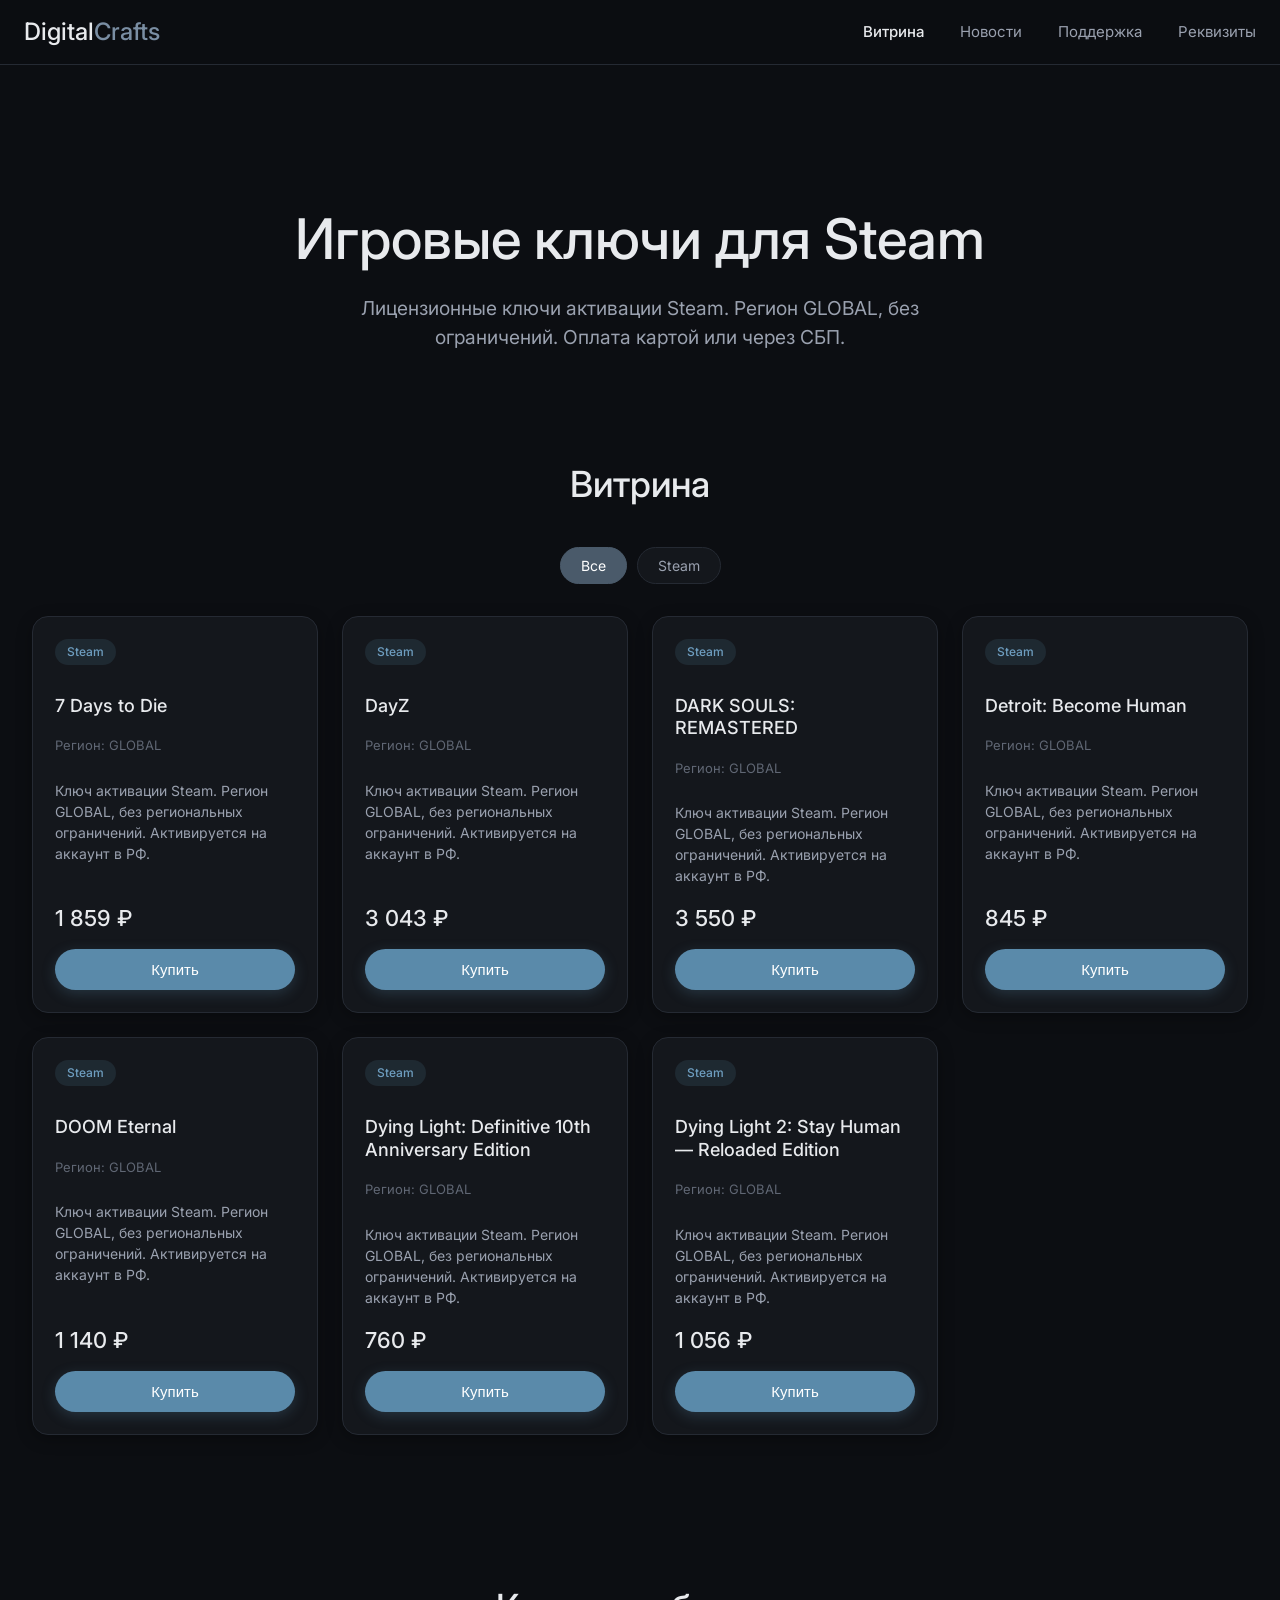
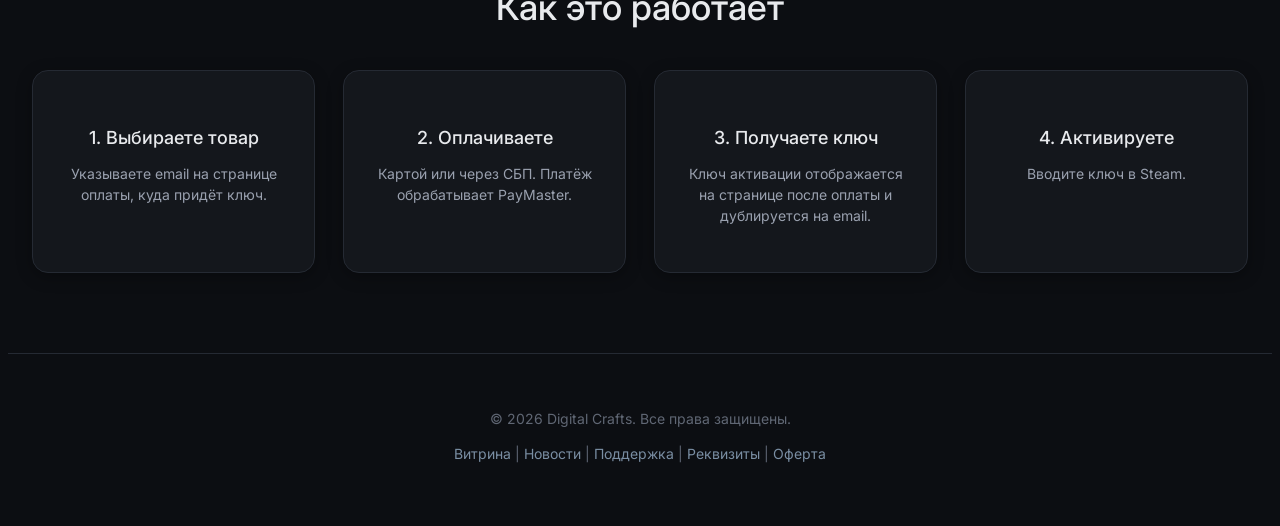
<file: index.html>
<!DOCTYPE html>
<html lang="ru">
<head>
    <meta charset="UTF-8">
    <meta name="viewport" content="width=device-width, initial-scale=1.0">
    <title>Digital Crafts — игровые ключи</title>
    <meta name="description" content="Digital Crafts — цифровые товары: ключи активации для Steam. Быстрая выдача на email.">
    <meta name="keywords" content="игровые ключи, steam, digital crafts">
    <meta name="author" content="Digital Crafts">
    <meta name="robots" content="index, follow">
    <link rel="canonical" href="https://www.dsbot.su/">

    <link rel="icon" type="image/png" sizes="96x96" href="/favicon-96x96.png">
    <link rel="icon" type="image/svg+xml" href="/favicon.svg">
    <link rel="shortcut icon" href="/favicon.ico">

    <link rel="preconnect" href="https://fonts.googleapis.com">
    <link rel="preconnect" href="https://fonts.gstatic.com" crossorigin>
    <link href="https://fonts.googleapis.com/css2?family=Inter:ital,opsz,wght@0,14..32,100..900;1,14..32,100..900&display=swap" rel="stylesheet">

    <link rel="stylesheet" href="css/style.css">
</head>
<body>
    <header class="header">
        <div class="container header-inner">
            <a href="index.html" class="logo">Digital<span>Crafts</span></a>
            <div class="nav">
                <a href="index.html" class="active">Витрина</a>
                <a href="news.html">Новости</a>
                <a href="support.html">Поддержка</a>
                <a href="contacts.html">Реквизиты</a>
            </div>
        </div>
    </header>

    <section class="hero">
        <div class="container">
            <h1>Игровые ключи для Steam</h1>
            <p>Лицензионные ключи активации Steam. Регион GLOBAL, без ограничений. Оплата картой или через СБП.</p>
        </div>
    </section>

    <section class="catalog">
        <div class="container">
            <h2 class="section-title">Витрина</h2>
            <div class="filters" id="platformFilters">
                <button class="filter-btn active" data-platform="all">Все</button>
                <button class="filter-btn" data-platform="Steam">Steam</button>
            </div>
            <div class="product-grid" id="productGrid"></div>
        </div>
    </section>

    <section class="info-section">
        <div class="container">
            <h2 class="section-title">Как это работает</h2>
            <div class="features-grid">
                <div class="feature-item">
                    <h4>1. Выбираете товар</h4>
                    <p>Указываете email на странице оплаты, куда придёт ключ.</p>
                </div>
                <div class="feature-item">
                    <h4>2. Оплачиваете</h4>
                    <p>Картой или через СБП. Платёж обрабатывает PayMaster.</p>
                </div>
                <div class="feature-item">
                    <h4>3. Получаете ключ</h4>
                    <p>Ключ активации отображается на странице после оплаты и дублируется на email.</p>
                </div>
                <div class="feature-item">
                    <h4>4. Активируете</h4>
                    <p>Вводите ключ в Steam.</p>
                </div>
            </div>
        </div>
    </section>

    <footer class="footer">
        <div class="container">
            <p>© 2026 Digital Crafts. Все права защищены.</p>
            <p style="margin-top: 10px;">
                <a href="index.html">Витрина</a> |
                <a href="news.html">Новости</a> |
                <a href="support.html">Поддержка</a> |
                <a href="contacts.html">Реквизиты</a> |
                <a href="offer.html">Оферта</a>
            </p>
        </div>
    </footer>

    <script src="js/cart.js"></script>
</body>
</html>
</file>
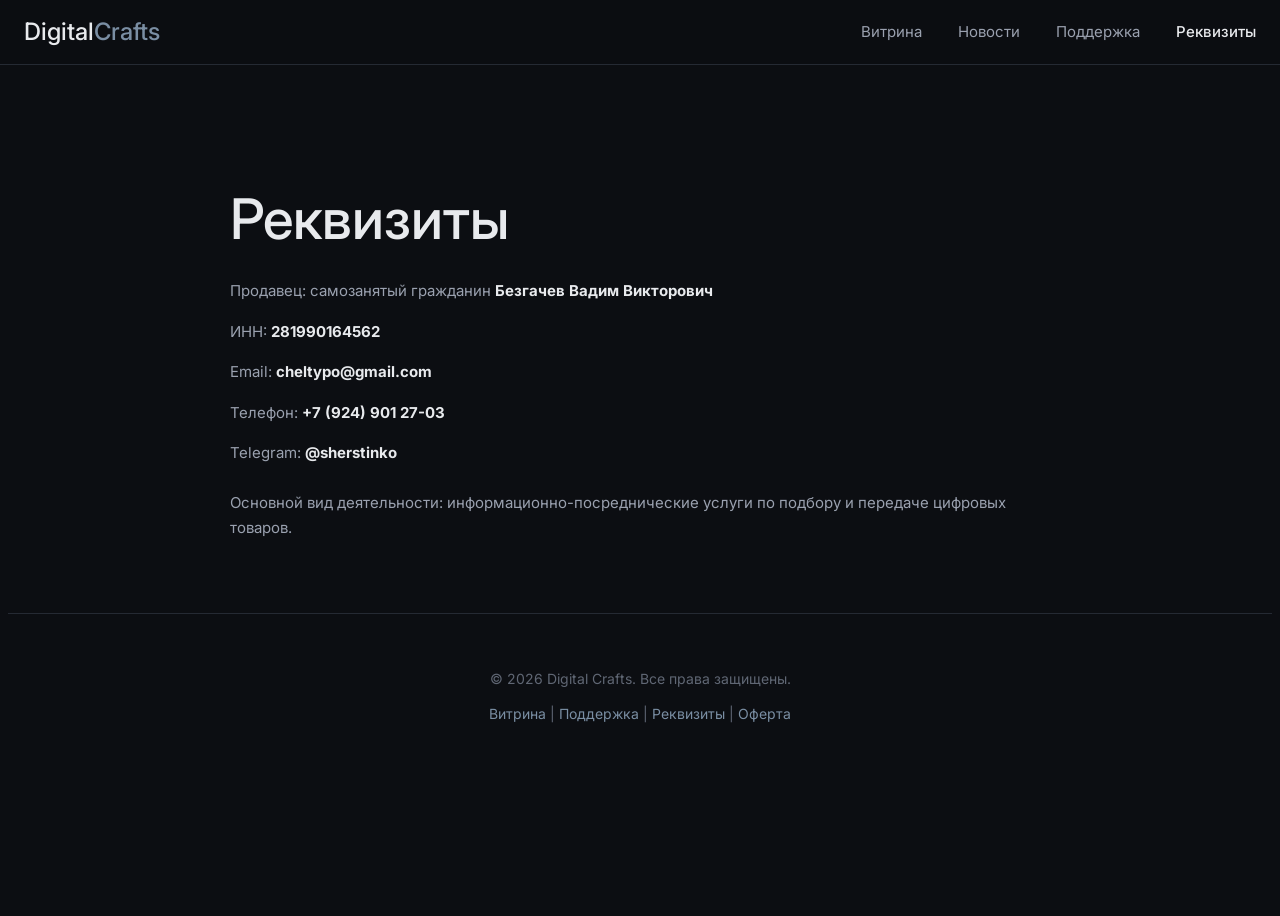
<file: contacts.html>
<!DOCTYPE html>
<html lang="ru">
<head>
    <meta charset="UTF-8">
    <meta name="viewport" content="width=device-width, initial-scale=1.0">
    <title>Реквизиты — Digital Crafts</title>
    <meta name="robots" content="index, follow">
    <link rel="icon" type="image/png" sizes="96x96" href="/favicon-96x96.png">
    <link rel="preconnect" href="https://fonts.googleapis.com">
    <link rel="preconnect" href="https://fonts.gstatic.com" crossorigin>
    <link href="https://fonts.googleapis.com/css2?family=Inter:ital,opsz,wght@0,14..32,100..900;1,14..32,100..900&display=swap" rel="stylesheet">
    <link rel="stylesheet" href="css/style.css">
</head>
<body>
    <header class="header">
        <div class="container header-inner">
            <a href="index.html" class="logo">Digital<span>Crafts</span></a>
            <div class="nav">
                <a href="index.html">Витрина</a>
                <a href="news.html">Новости</a>
                <a href="support.html">Поддержка</a>
                <a href="contacts.html" class="active">Реквизиты</a>
            </div>
        </div>
    </header>

    <section class="page">
        <div class="container legal">
            <h1>Реквизиты</h1>
            <p>Продавец: самозанятый гражданин <strong>Безгачев Вадим Викторович</strong></p>
            <p>ИНН: <strong>281990164562</strong></p>
            <p>Email: <strong>cheltypo@gmail.com</strong></p>
            <p>Телефон: <strong>+7 (924) 901 27-03</strong></p>
            <p>Telegram: <strong>@sherstinko</strong></p>
            <p style="margin-top: 24px;">Основной вид деятельности: информационно-посреднические услуги по подбору и передаче цифровых товаров.</p>
        </div>
    </section>

    <footer class="footer">
        <div class="container">
            <p>© 2026 Digital Crafts. Все права защищены.</p>
            <p style="margin-top: 10px;">
                <a href="index.html">Витрина</a> |
                <a href="support.html">Поддержка</a> |
                <a href="contacts.html">Реквизиты</a> |
                <a href="offer.html">Оферта</a>
            </p>
        </div>
    </footer>
</body>
</html>
</file>
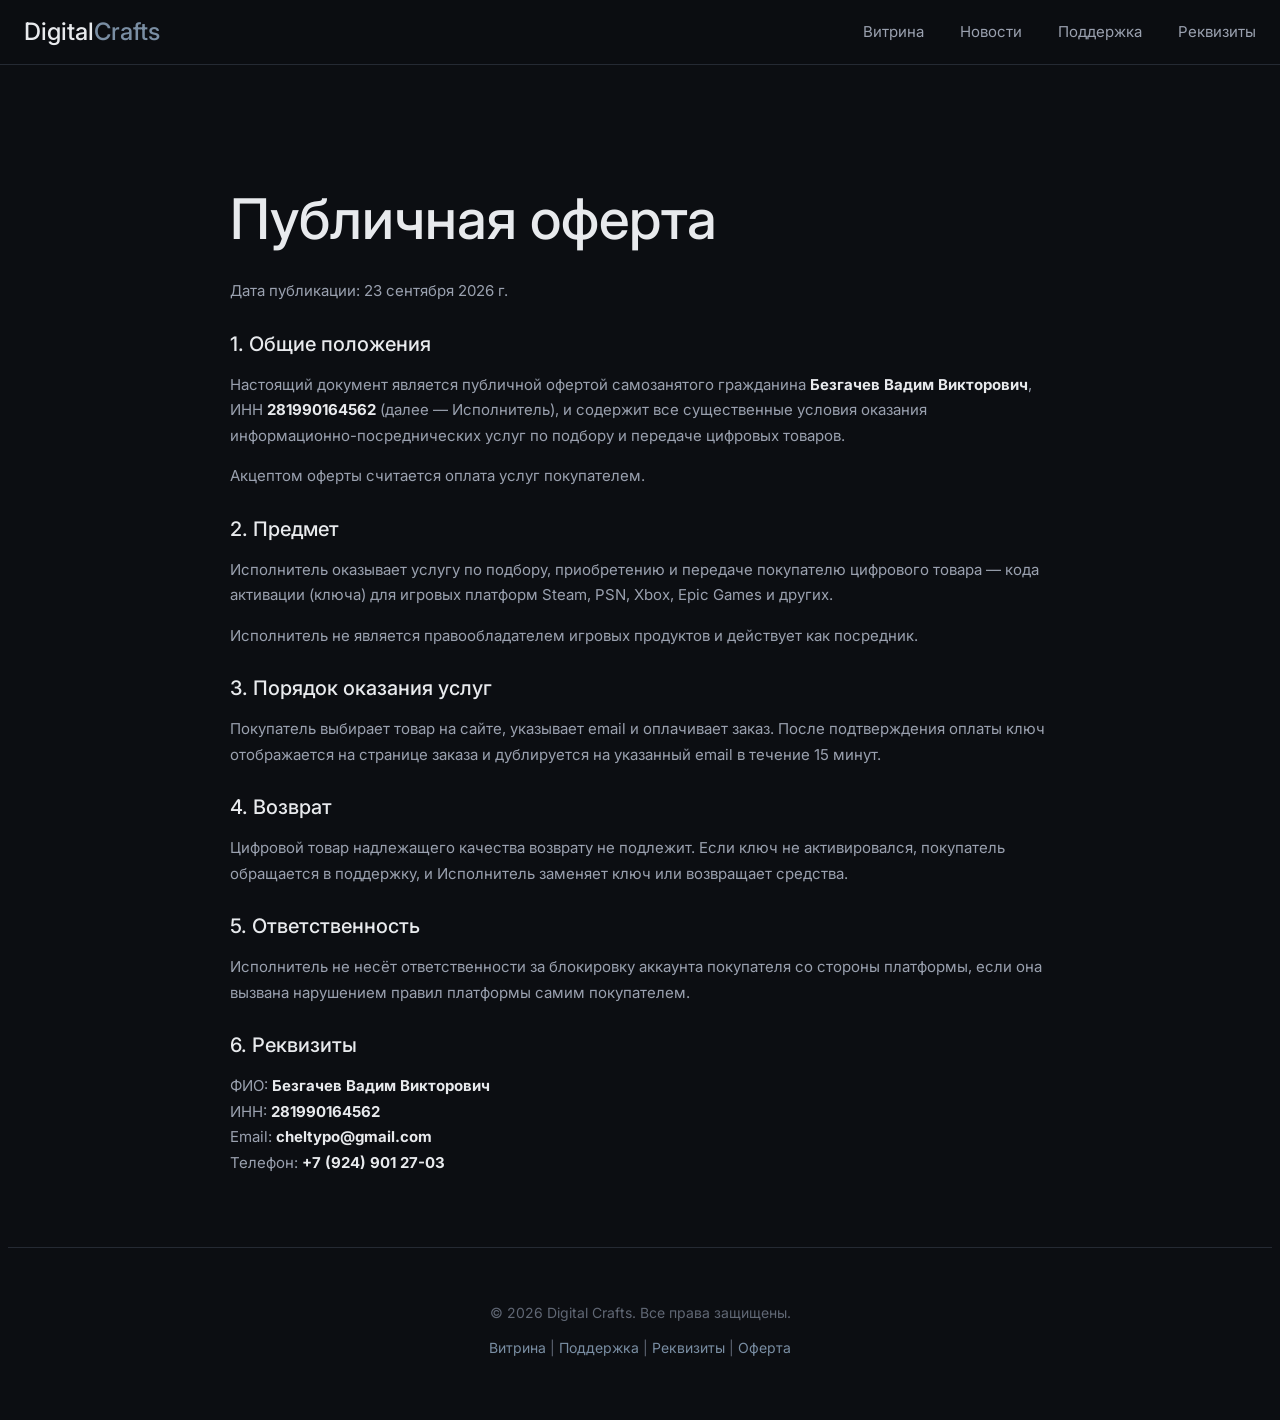
<file: offer.html>
<!DOCTYPE html>
<html lang="ru">
<head>
    <meta charset="UTF-8">
    <meta name="viewport" content="width=device-width, initial-scale=1.0">
    <title>Публичная оферта — Digital Crafts</title>
    <meta name="robots" content="index, follow">
    <link rel="icon" type="image/png" sizes="96x96" href="/favicon-96x96.png">
    <link rel="preconnect" href="https://fonts.googleapis.com">
    <link rel="preconnect" href="https://fonts.gstatic.com" crossorigin>
    <link href="https://fonts.googleapis.com/css2?family=Inter:ital,opsz,wght@0,14..32,100..900;1,14..32,100..900&display=swap" rel="stylesheet">
    <link rel="stylesheet" href="css/style.css">
</head>
<body>
    <header class="header">
        <div class="container header-inner">
            <a href="index.html" class="logo">Digital<span>Crafts</span></a>
            <div class="nav">
                <a href="index.html">Витрина</a>
                <a href="news.html">Новости</a>
                <a href="support.html">Поддержка</a>
                <a href="contacts.html">Реквизиты</a>
            </div>
        </div>
    </header>

    <section class="page">
        <div class="container legal">
            <h1>Публичная оферта</h1>
            <p>Дата публикации: 23 сентября 2026 г.</p>

            <h2>1. Общие положения</h2>
            <p>Настоящий документ является публичной офертой самозанятого гражданина <strong>Безгачев Вадим Викторович</strong>, ИНН <strong>281990164562</strong> (далее — Исполнитель), и содержит все существенные условия оказания информационно-посреднических услуг по подбору и передаче цифровых товаров.</p>
            <p>Акцептом оферты считается оплата услуг покупателем.</p>

            <h2>2. Предмет</h2>
            <p>Исполнитель оказывает услугу по подбору, приобретению и передаче покупателю цифрового товара — кода активации (ключа) для игровых платформ Steam, PSN, Xbox, Epic Games и других.</p>
            <p>Исполнитель не является правообладателем игровых продуктов и действует как посредник.</p>

            <h2>3. Порядок оказания услуг</h2>
            <p>Покупатель выбирает товар на сайте, указывает email и оплачивает заказ. После подтверждения оплаты ключ отображается на странице заказа и дублируется на указанный email в течение 15 минут.</p>

            <h2>4. Возврат</h2>
            <p>Цифровой товар надлежащего качества возврату не подлежит. Если ключ не активировался, покупатель обращается в поддержку, и Исполнитель заменяет ключ или возвращает средства.</p>

            <h2>5. Ответственность</h2>
            <p>Исполнитель не несёт ответственности за блокировку аккаунта покупателя со стороны платформы, если она вызвана нарушением правил платформы самим покупателем.</p>

            <h2>6. Реквизиты</h2>
            <p>ФИО: <strong>Безгачев Вадим Викторович</strong><br>
            ИНН: <strong>281990164562</strong><br>
            Email: <strong>cheltypo@gmail.com</strong><br>
            Телефон: <strong>+7 (924) 901 27-03</strong></p>
        </div>
    </section>

    <footer class="footer">
        <div class="container">
            <p>© 2026 Digital Crafts. Все права защищены.</p>
            <p style="margin-top: 10px;">
                <a href="index.html">Витрина</a> |
                <a href="support.html">Поддержка</a> |
                <a href="contacts.html">Реквизиты</a> |
                <a href="offer.html">Оферта</a>
            </p>
        </div>
    </footer>
</body>
</html>
</file>
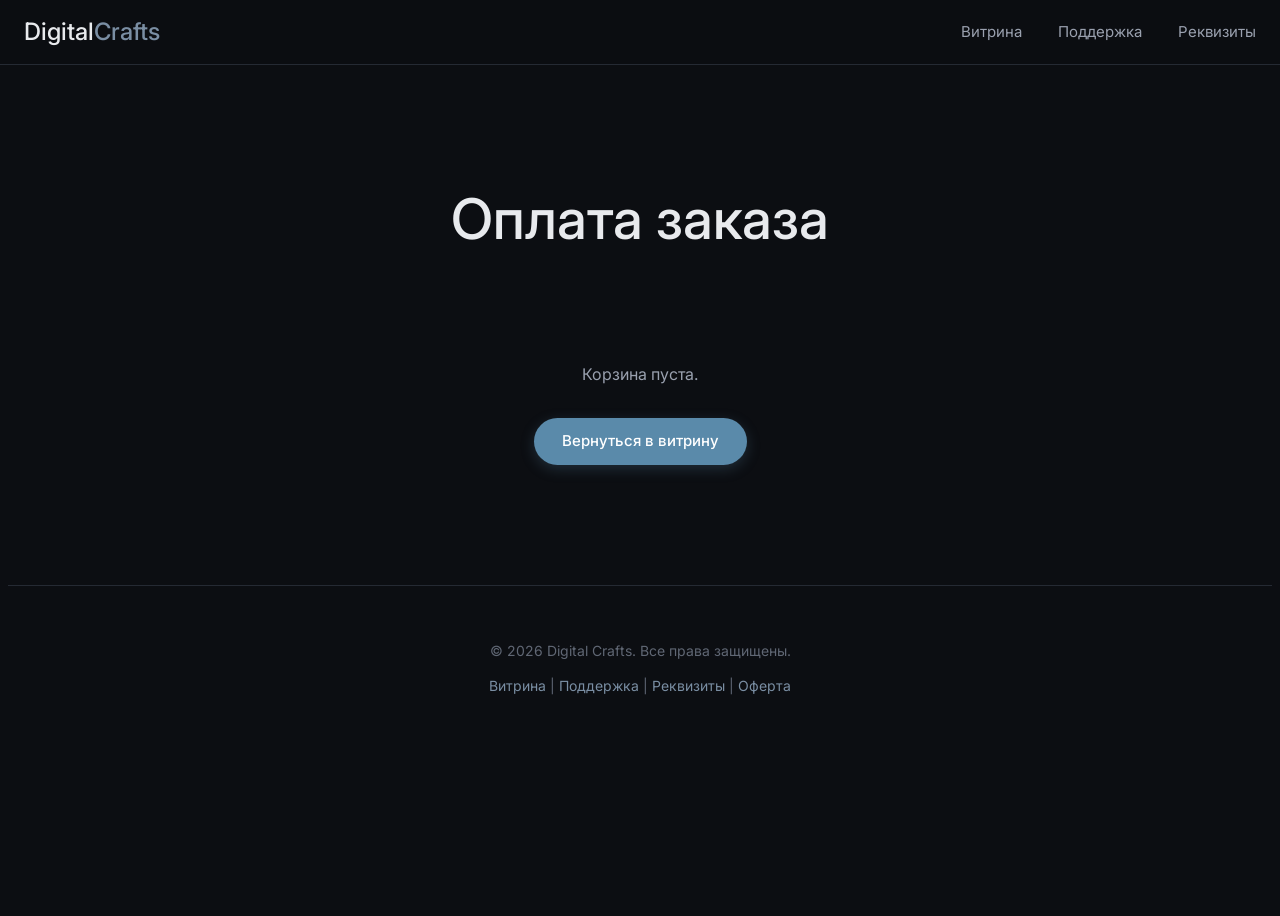
<file: payment.html>
<!DOCTYPE html>
<html lang="ru">
<head>
    <meta charset="UTF-8">
    <meta name="viewport" content="width=device-width, initial-scale=1.0">
    <title>Оплата — Digital Crafts</title>
    <meta name="robots" content="noindex, follow">
    <link rel="icon" type="image/png" sizes="96x96" href="/favicon-96x96.png">
    <link rel="preconnect" href="https://fonts.googleapis.com">
    <link rel="preconnect" href="https://fonts.gstatic.com" crossorigin>
    <link href="https://fonts.googleapis.com/css2?family=Inter:ital,opsz,wght@0,14..32,100..900;1,14..32,100..900&display=swap" rel="stylesheet">
    <link rel="stylesheet" href="css/style.css">
</head>
<body>
    <header class="header">
        <div class="container header-inner">
            <a href="index.html" class="logo">Digital<span>Crafts</span></a>
            <div class="nav">
                <a href="index.html">Витрина</a>
                <a href="support.html">Поддержка</a>
                <a href="contacts.html">Реквизиты</a>
            </div>
        </div>
    </header>

    <section class="page">
        <div class="container">
            <h1>Оплата заказа</h1>
            <div id="paymentContent"></div>
        </div>
    </section>

    <footer class="footer">
        <div class="container">
            <p>© 2026 Digital Crafts. Все права защищены.</p>
            <p style="margin-top: 10px;">
                <a href="index.html">Витрина</a> |
                <a href="support.html">Поддержка</a> |
                <a href="contacts.html">Реквизиты</a> |
                <a href="offer.html">Оферта</a>
            </p>
        </div>
    </footer>

    <script src="js/cart.js"></script>
    <script>renderPaymentPage();</script>
</body>
</html>
</file>
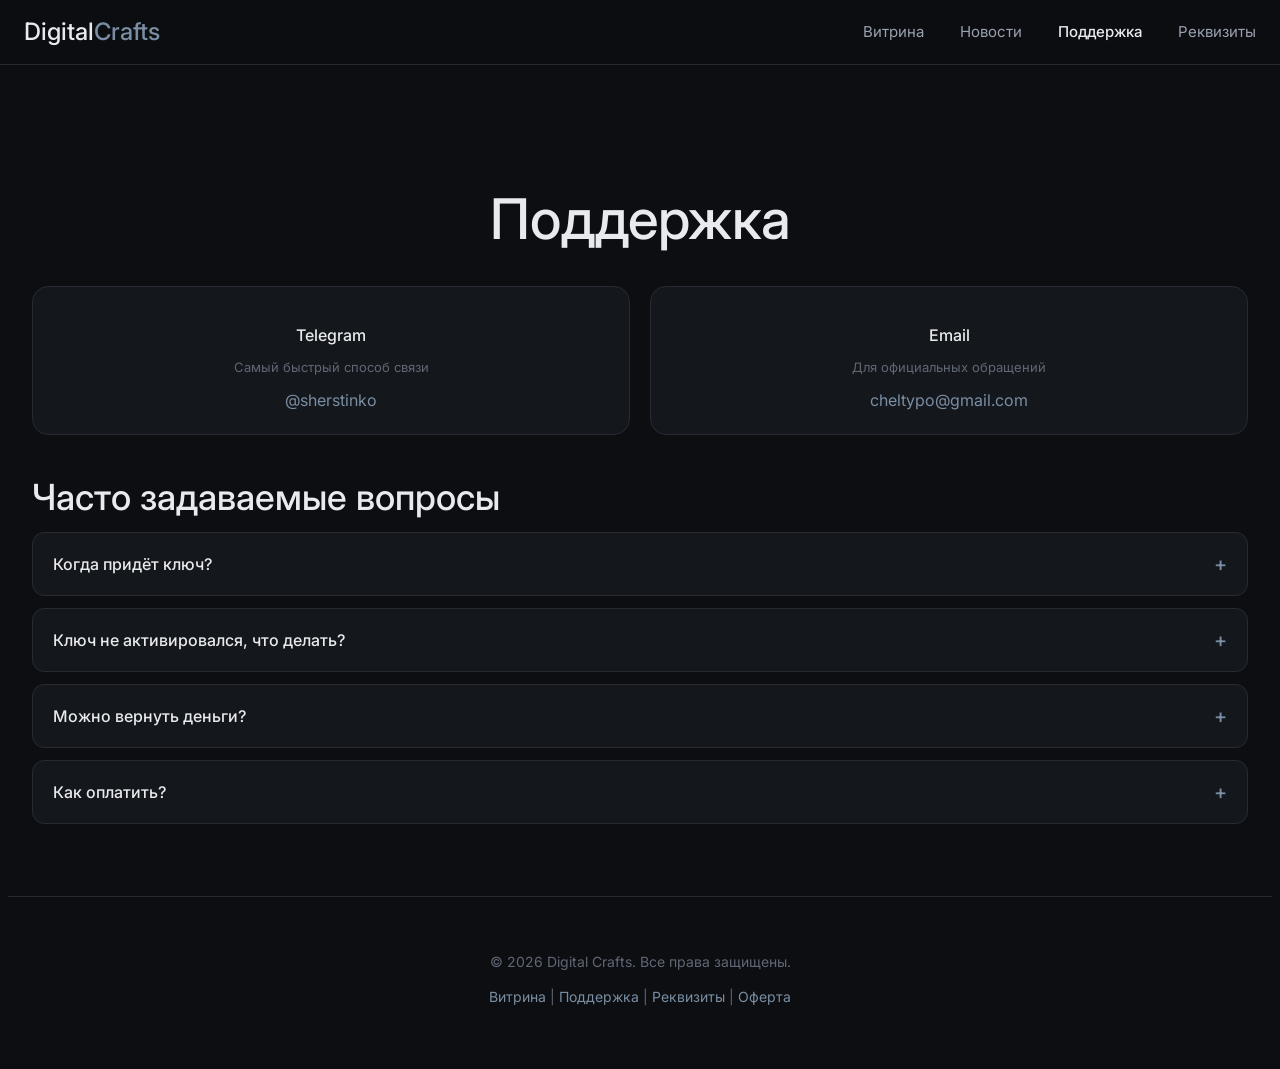
<file: support.html>
<!DOCTYPE html>
<html lang="ru">
<head>
    <meta charset="UTF-8">
    <meta name="viewport" content="width=device-width, initial-scale=1.0">
    <title>Поддержка — Digital Crafts</title>
    <meta name="description" content="Поддержка Digital Crafts. Помощь с активацией ключей, возвраты.">
    <meta name="robots" content="index, follow">
    <link rel="icon" type="image/png" sizes="96x96" href="/favicon-96x96.png">
    <link rel="preconnect" href="https://fonts.googleapis.com">
    <link rel="preconnect" href="https://fonts.gstatic.com" crossorigin>
    <link href="https://fonts.googleapis.com/css2?family=Inter:ital,opsz,wght@0,14..32,100..900;1,14..32,100..900&display=swap" rel="stylesheet">
    <link rel="stylesheet" href="css/style.css">
</head>
<body>
    <header class="header">
        <div class="container header-inner">
            <a href="index.html" class="logo">Digital<span>Crafts</span></a>
            <div class="nav">
                <a href="index.html">Витрина</a>
                <a href="news.html">Новости</a>
                <a href="support.html" class="active">Поддержка</a>
                <a href="contacts.html">Реквизиты</a>
            </div>
        </div>
    </header>

    <section class="page">
        <div class="container">
            <h1>Поддержка</h1>
            <div class="contact-grid">
                <div class="contact-card"><h3>Telegram</h3><p>Самый быстрый способ связи</p><a href="https://t.me/[TELEGRAM]" target="_blank">@sherstinko</a></div>
                <div class="contact-card"><h3>Email</h3><p>Для официальных обращений</p><a href="mailto:[EMAIL]">cheltypo@gmail.com</a></div>
            </div>

            <h2>Часто задаваемые вопросы</h2>
            <div class="faq-item"><div class="faq-question"><span>Когда придёт ключ?</span><span class="faq-icon">+</span></div><div class="faq-answer">Ключ отображается на странице после подтверждения оплаты и дублируется на email в течение 5–15 минут.</div></div>
            <div class="faq-item"><div class="faq-question"><span>Ключ не активировался, что делать?</span><span class="faq-icon">+</span></div><div class="faq-answer">Напишите в Telegram или на email, приложите скриншот ошибки и чек. Заменим ключ или вернём деньги.</div></div>
            <div class="faq-item"><div class="faq-question"><span>Можно вернуть деньги?</span><span class="faq-icon">+</span></div><div class="faq-answer">Если ключ не активировался по нашей вине — да. Если по вине платформы или покупателя — возврат не предусмотрен.</div></div>
            <div class="faq-item"><div class="faq-question"><span>Как оплатить?</span><span class="faq-icon">+</span></div><div class="faq-answer">Картой или через СБП. Платёж обрабатывает PayMaster.</div></div>
        </div>
    </section>

    <footer class="footer">
        <div class="container">
            <p>© 2026 Digital Crafts. Все права защищены.</p>
            <p style="margin-top: 10px;">
                <a href="index.html">Витрина</a> |
                <a href="support.html">Поддержка</a> |
                <a href="contacts.html">Реквизиты</a> |
                <a href="offer.html">Оферта</a>
            </p>
        </div>
    </footer>

    <script>
        document.querySelectorAll('.faq-question').forEach(q => q.addEventListener('click', () => q.parentElement.classList.toggle('active')));
    </script>
</body>
</html>
</file>
<file: css/style.css>
//основные стили сайта Digital Crafts
* {
    margin: 0;
    padding: 0;
    box-sizing: border-box;
}

:root {
    --bg: #0c0e12;
    --card: #14171c;
    --card-hover: #181c23;
    --border: #252a33;
    --border-hover: #3a4150;
    --text: #e8eaed;
    --text-secondary: #9aa1af;
    --text-muted: #606774;
    --accent: #7a8ea3;
    --accent-hover: #9aaec3;
    --cta: #4a5a6a;
    --shadow: 0 4px 16px rgba(0, 0, 0, 0.3);
    --shadow-hover: 0 8px 24px rgba(0, 0, 0, 0.4);
}

body {
    font-family: 'Inter', -apple-system, BlinkMacSystemFont, 'Segoe UI', Roboto, sans-serif;
    background: var(--bg);
    color: var(--text);
    line-height: 1.5;
    min-height: 100vh;
    -webkit-font-smoothing: antialiased;
    -moz-osx-font-smoothing: grayscale;
}

.container {
    max-width: 1280px;
    margin: 0 auto;
    padding: 0 24px;
}

h1, h2, h3, h4 {
    font-weight: 500;
    line-height: 1.25;
    color: var(--text);
}

h1 {
    font-size: clamp(2.25rem, 5vw, 3.5rem);
    margin-bottom: 1.25rem;
}

h2 {
    font-size: clamp(1.75rem, 3.5vw, 2.25rem);
    margin-bottom: 0.75rem;
}

/*шапка*/
.header {
    position: fixed;
    top: 0;
    left: 0;
    right: 0;
    z-index: 1000;
    padding: 14px 0;
    background: rgba(12, 14, 18, 0.92);
    backdrop-filter: blur(8px);
    -webkit-backdrop-filter: blur(8px);
    border-bottom: 1px solid var(--border);
}

.header-inner {
    display: flex;
    justify-content: space-between;
    align-items: center;
    flex-wrap: wrap;
    gap: 24px;
}

.logo {
    font-size: 24px;
    font-weight: 500;
    color: var(--text);
    text-decoration: none;
}

.logo span {
    color: var(--accent);
}

.nav {
    display: flex;
    gap: 36px;
    flex-wrap: wrap;
}

.nav a {
    color: var(--text-secondary);
    text-decoration: none;
    font-size: 15px;
    padding: 6px 0;
    transition: color 0.2s;
}

.nav a:hover {
    color: var(--text);
}

.nav a.active {
    color: var(--text);
    font-weight: 500;
}

/*кнопки*/
.btn-buy {
    background: #5a8aaa;
    color: #fff;
    font-weight: 500;
    padding: 12px 28px;
    box-shadow: 0 4px 14px rgba(90, 138, 170, 0.25);
    border-radius: 40px;
    display: inline-flex;
    align-items: center;
    justify-content: center;
    border: none;
    cursor: pointer;
    font-size: 15px;
    transition: all 0.2s;
    text-decoration: none;
}

.btn-buy:hover {
    background: #6e9ec0;
    transform: translateY(-2px);
    box-shadow: 0 6px 20px rgba(90, 138, 170, 0.4);
}

/*главный блок*/
.hero {
    padding: 150px 0 60px;
    text-align: center;
}

.hero p {
    font-size: 1.2rem;
    color: var(--text-secondary);
    max-width: 640px;
    margin: 0 auto;
}

.section-title {
    text-align: center;
    margin-bottom: 40px;
    color: var(--text);
}

/*витрина*/
.catalog {
    padding: 20px 0 80px;
}

.filters {
    display: flex;
    gap: 10px;
    flex-wrap: wrap;
    justify-content: center;
    margin-bottom: 32px;
}

.filter-btn {
    padding: 9px 20px;
    background: var(--card);
    border: 1px solid var(--border);
    color: var(--text-secondary);
    border-radius: 40px;
    font-size: 14px;
    cursor: pointer;
    font-family: inherit;
    transition: all 0.2s;
}

.filter-btn:hover {
    border-color: var(--border-hover);
    color: var(--text);
}

.filter-btn.active {
    background: var(--cta);
    color: #fff;
    border-color: var(--cta);
}

.product-grid {
    display: grid;
    grid-template-columns: repeat(auto-fill, minmax(260px, 1fr));
    gap: 24px;
}

.product-card {
    background: var(--card);
    border: 1px solid var(--border);
    border-radius: 16px;
    padding: 22px;
    box-shadow: var(--shadow);
    display: flex;
    flex-direction: column;
    transition: all 0.25s;
}

.product-card:hover {
    border-color: var(--border-hover);
    transform: translateY(-3px);
    box-shadow: var(--shadow-hover);
}

.product-badge {
    display: inline-block;
    background: rgba(90, 138, 170, 0.15);
    color: #6e9ec0;
    padding: 4px 12px;
    border-radius: 40px;
    font-size: 12px;
    font-weight: 500;
    margin-bottom: 12px;
    width: fit-content;
}

.product-title {
    font-size: 18px;
    margin-bottom: 6px;
}

.product-region {
    color: var(--text-muted);
    font-size: 13px;
    margin-bottom: 10px;
}

.product-desc {
    color: var(--text-secondary);
    font-size: 14px;
    line-height: 1.5;
    margin-bottom: 16px;
    flex-grow: 1;
}

.product-price-row {
    display: flex;
    align-items: baseline;
    gap: 10px;
    margin-bottom: 14px;
}

.product-price {
    font-size: 22px;
    font-weight: 500;
    color: var(--text);
}

.product-old-price {
    font-size: 14px;
    color: var(--text-muted);
    text-decoration: line-through;
}

/*информационные блоки*/
.info-section {
    padding: 40px 0 80px;
}

.features-grid {
    display: grid;
    grid-template-columns: repeat(auto-fit, minmax(250px, 1fr));
    gap: 28px;
}

.feature-item {
    text-align: center;
    padding: 32px 24px;
    background: var(--card);
    border: 1px solid var(--border);
    border-radius: 16px;
    box-shadow: var(--shadow);
    transition: all 0.3s ease;
}

.feature-item:hover {
    border-color: var(--border-hover);
    transform: translateY(-3px);
    box-shadow: var(--shadow-hover);
}

.feature-item h4 {
    margin-bottom: 10px;
    font-size: 18px;
}

.feature-item p {
    color: var(--text-secondary);
    font-size: 14px;
}

/*общие страницы*/
.page {
    padding: 130px 0 60px;
}

.page h1 {
    text-align: center;
    margin-bottom: 32px;
}

/*страница оплаты*/
.payment-layout {
    display: grid;
    grid-template-columns: 1.2fr 1fr;
    gap: 28px;
    align-items: start;
}

.payment-cart,
.payment-form {
    background: var(--card);
    border: 1px solid var(--border);
    border-radius: 20px;
    padding: 26px;
    box-shadow: var(--shadow);
}

.payment-cart h2,
.payment-form h2 {
    font-size: 18px;
    margin-bottom: 18px;
}

.payment-item {
    display: flex;
    justify-content: space-between;
    align-items: center;
    padding: 14px 0;
    border-bottom: 1px solid var(--border);
}

.payment-item:last-child {
    border-bottom: none;
}

.payment-item-meta {
    color: var(--text-muted);
    font-size: 13px;
    margin-top: 4px;
}

.payment-item-price {
    color: var(--text);
    font-weight: 500;
}

.payment-total {
    display: flex;
    justify-content: space-between;
    align-items: center;
    margin-top: 18px;
    padding-top: 18px;
    border-top: 1px solid var(--border);
    font-size: 18px;
}

.payment-form label {
    display: block;
    color: var(--text-secondary);
    font-size: 14px;
    margin-bottom: 6px;
}

.payment-form input[type="email"] {
    width: 100%;
    padding: 13px 16px;
    background: var(--bg);
    border: 1px solid var(--border);
    border-radius: 12px;
    font-family: inherit;
    font-size: 15px;
    color: var(--text);
}

.payment-form input[type="email"]:focus {
    outline: none;
    border-color: var(--accent);
}

.checkbox-row {
    display: flex;
    align-items: center;
    gap: 10px;
    color: var(--text-secondary);
    font-size: 14px;
    margin: 6px 0 4px;
}

.checkbox-row a {
    color: var(--accent);
    text-decoration: none;
}

.checkbox-row a:hover {
    text-decoration: underline;
}

.payment-note {
    color: var(--text-muted);
    font-size: 12px;
    text-align: center;
    margin-top: 12px;
}

.payment-empty {
    text-align: center;
    padding: 60px 0;
    color: var(--text-secondary);
}

/*юридические страницы*/
.legal {
    max-width: 820px;
}

.legal h1 {
    text-align: left;
    margin-bottom: 24px;
}

.legal h2 {
    font-size: 20px;
    margin: 28px 0 12px;
}

.legal p {
    color: var(--text-secondary);
    font-size: 15px;
    line-height: 1.7;
    margin-bottom: 12px;
}

.legal strong {
    color: var(--text);
}

/*поддержка*/
.contact-grid {
    display: grid;
    grid-template-columns: repeat(auto-fit, minmax(220px, 1fr));
    gap: 20px;
    margin: 24px 0 40px;
}

.contact-card {
    background: var(--card);
    border: 1px solid var(--border);
    border-radius: 16px;
    padding: 22px;
    text-align: center;
}

.contact-card h3 {
    font-size: 16px;
    margin-bottom: 8px;
}

.contact-card p {
    color: var(--text-muted);
    font-size: 13px;
    margin-bottom: 10px;
}

.contact-card a {
    color: var(--accent);
    text-decoration: none;
}

.contact-card a:hover {
    text-decoration: underline;
}

.faq-item {
    background: var(--card);
    border: 1px solid var(--border);
    border-radius: 12px;
    margin-bottom: 12px;
    overflow: hidden;
}

.faq-question {
    padding: 16px 20px;
    cursor: pointer;
    display: flex;
    justify-content: space-between;
    align-items: center;
    font-weight: 500;
}

.faq-question:hover {
    background: var(--card-hover);
}

.faq-icon {
    color: var(--accent);
    font-size: 20px;
}

.faq-answer {
    padding: 0 20px;
    max-height: 0;
    overflow: hidden;
    transition: all 0.3s;
    color: var(--text-secondary);
    font-size: 14px;
}

.faq-item.active .faq-answer {
    padding: 0 20px 20px;
    max-height: 240px;
}

/*подвал*/
.footer {
    border-top: 1px solid var(--border);
    padding: 40px 0;
    text-align: center;
    color: var(--text-muted);
    font-size: 14px;
}

.footer a {
    color: var(--accent);
    text-decoration: none;
}

.footer a:hover {
    text-decoration: underline;
}

/*адаптив*/
@media (max-width: 900px) {
    .payment-layout {
        grid-template-columns: 1fr;
    }
}

@media (max-width: 768px) {
    .container {
        padding: 0 18px;
    }

    .hero {
        padding: 130px 0 40px;
    }

    .header-inner {
        flex-direction: column;
        text-align: center;
    }

    .nav {
        justify-content: center;
        gap: 22px;
    }

    .features-grid {
        grid-template-columns: 1fr;
    }

    .page h1 {
        text-align: center;
    }

    .legal h1 {
        text-align: left;
    }
}
</file>
